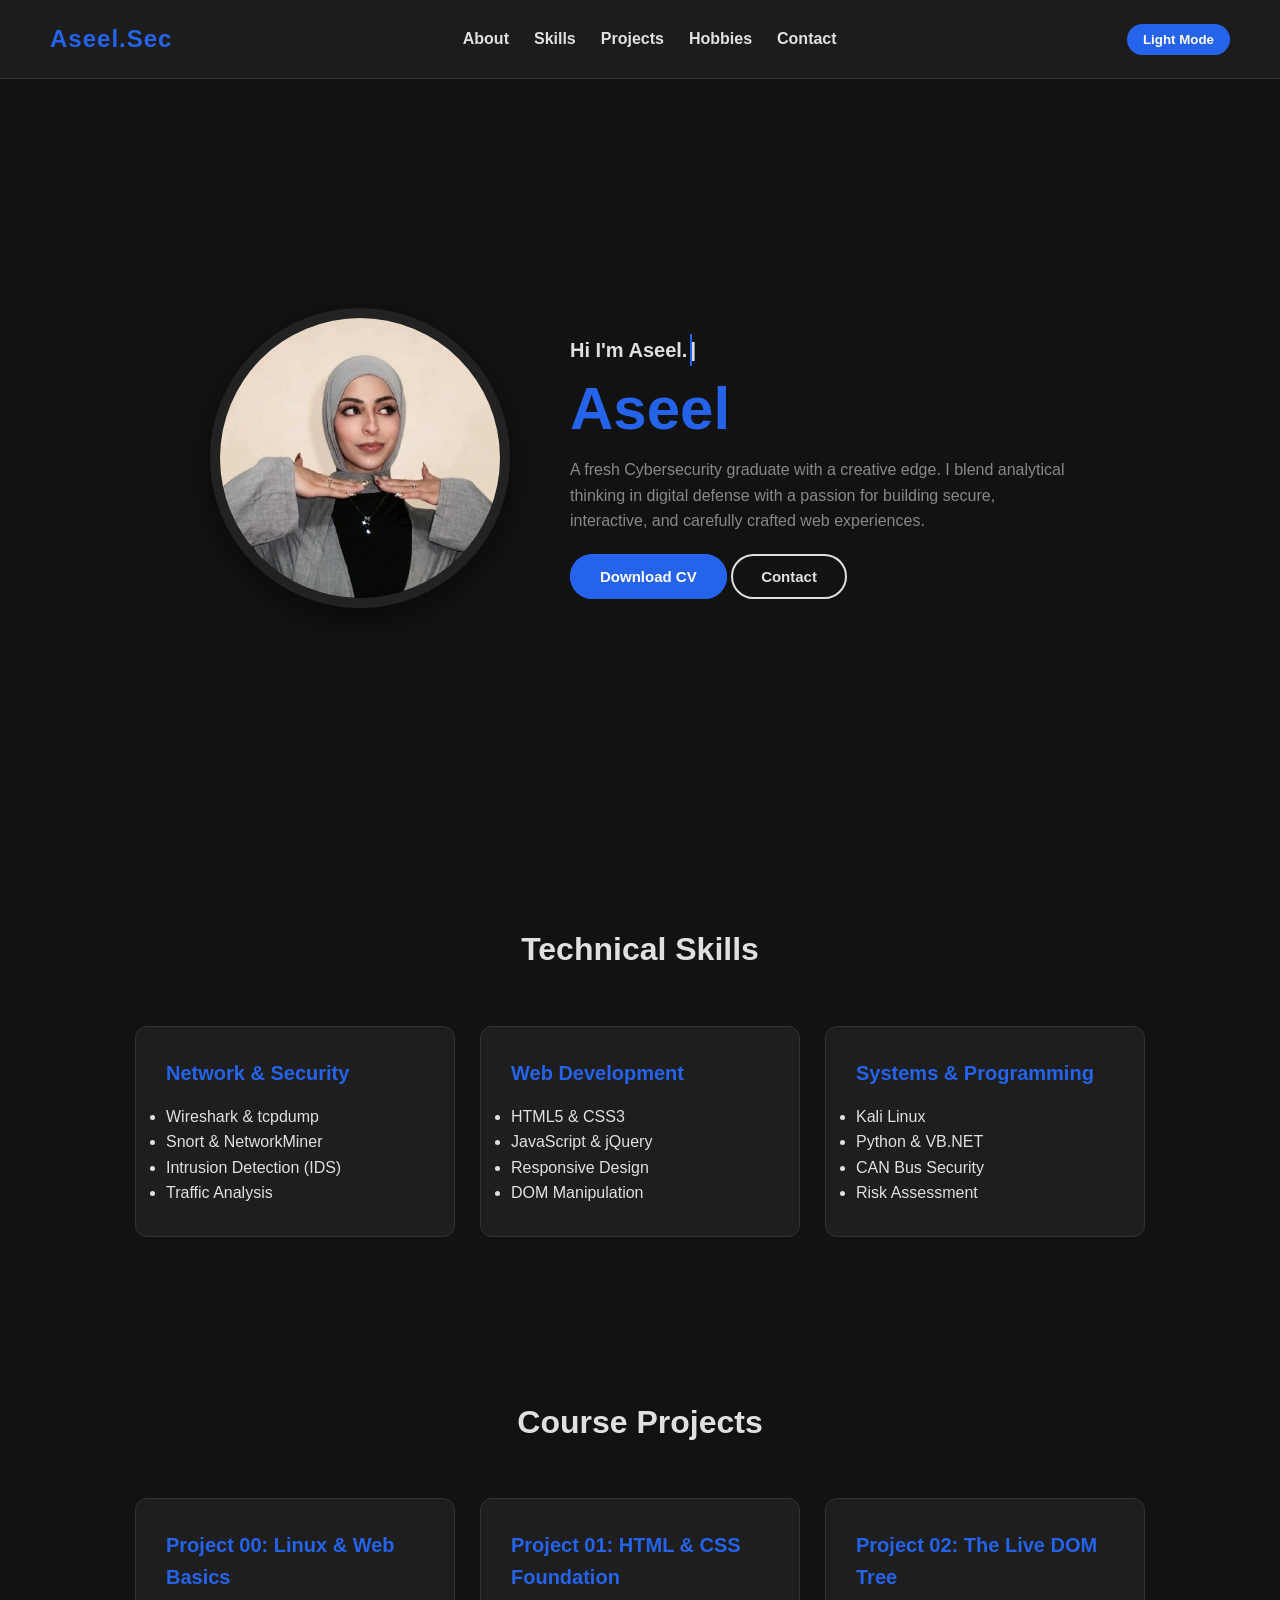
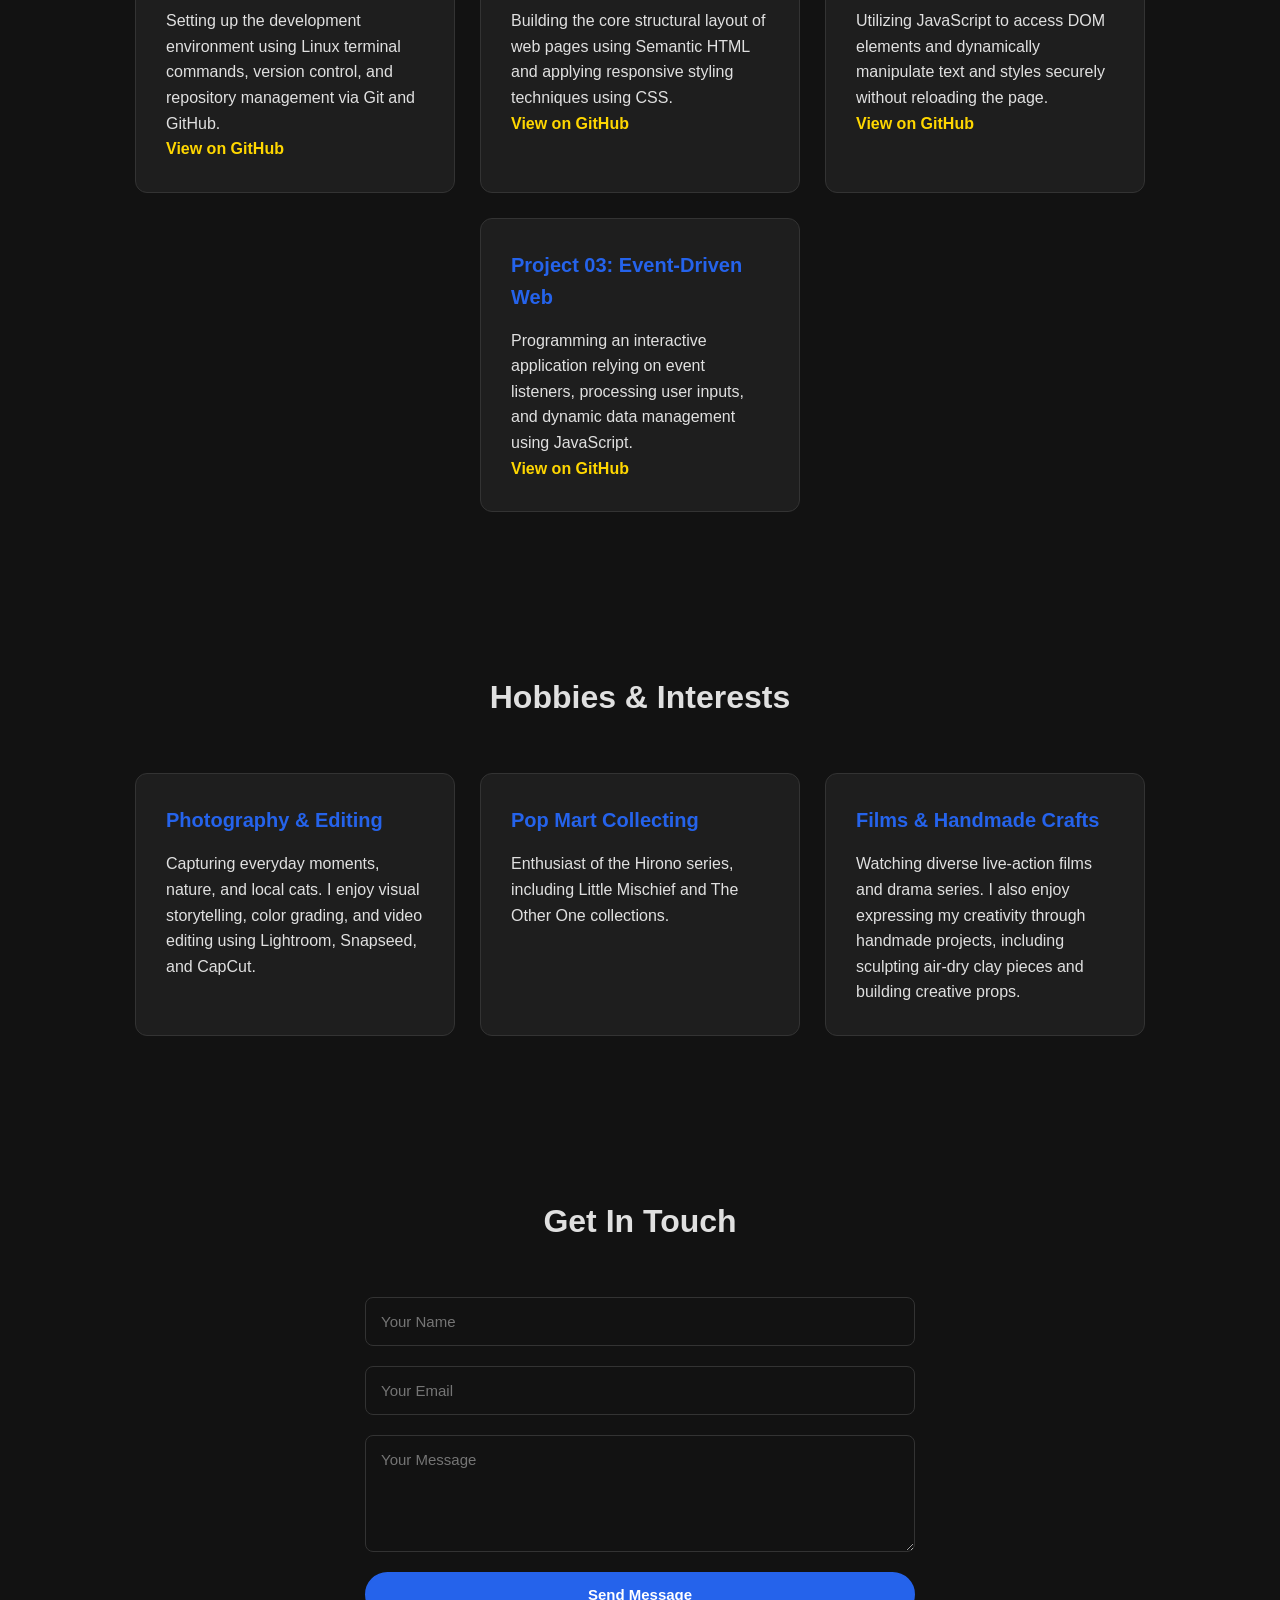
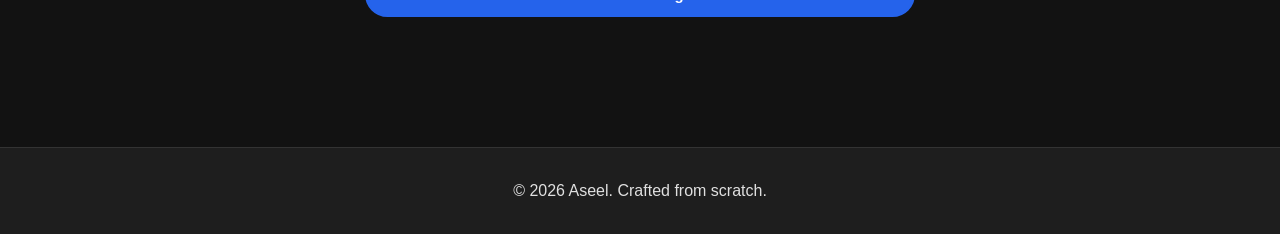
<file: Personal Portfolio/index.html>
<!DOCTYPE html>
<html lang="en">
<head>
    <meta charset="UTF-8">
    <meta name="viewport" content="width=device-width, initial-scale=1.0">
    <title>Aseel | Cybersecurity Portfolio</title>
    <link rel="stylesheet" href="style.css">
    <script src="script.js" defer></script>
</head>
<body class="dark-theme">

    <header>
        <nav class="navbar">
            <div class="logo">Aseel.Sec</div>
            <ul class="nav-links">
                <li><a href="#about">About</a></li>
                <li><a href="#skills">Skills</a></li>
                <li><a href="#projects">Projects</a></li>
                <li><a href="#hobbies">Hobbies</a></li>
                <li><a href="#contact">Contact</a></li>
            </ul>
            <button id="theme-toggle" class="btn-theme">Light Mode</button>
        </nav>
    </header>

    <main>
        <section id="about" class="hero-section">
            <div class="hero-image">
                <img src="assets/profile.jpg" alt="Aseel Profile">
            </div>
            <div class="hero-text">
                <p class="greeting">Hi I'm <span id="typing-text"></span><span class="cursor">|</span></p>
                <h1>Aseel</h1>
<p class="description">A fresh Cybersecurity graduate with a creative edge. I blend analytical thinking in digital defense with a passion for building secure, interactive, and carefully crafted web experiences.</p><a href="assets/cv.pdf" target="_blank" download="Aseel_CyberSecurity_CV.pdf" class="btn-primary">Download CV</a>                    <a href="#contact" class="btn-secondary">Contact</a>
                </div>
            </div>
        </section>

        <section id="skills" class="section">
    <h2>Technical Skills</h2>
    <div class="grid-container">
        <div class="card">
            <h3>Network & Security</h3>
            <ul class="skills-list">
                <li>Wireshark & tcpdump</li>
                <li>Snort & NetworkMiner</li>
                <li>Intrusion Detection (IDS)</li>
                <li>Traffic Analysis</li>
            </ul>
        </div>
        <div class="card">
            <h3>Web Development</h3>
            <ul class="skills-list">
                <li>HTML5 & CSS3</li>
                <li>JavaScript & jQuery</li>
                <li>Responsive Design</li>
                <li>DOM Manipulation</li>
            </ul>
        </div>
        <div class="card">
            <h3>Systems & Programming</h3>
            <ul class="skills-list">
                <li>Kali Linux</li>
                <li>Python & VB.NET</li>
                <li>CAN Bus Security</li>
                <li>Risk Assessment</li>
            </ul>
        </div>
    </div>
</section>

        <section id="projects" class="section">
            <h2>Course Projects</h2>
            <div class="grid-container">
                <div class="card">
                    <h3>Project 00: Linux & Web Basics</h3>
                    <p>Setting up the development environment using Linux terminal commands, version control, and repository management via Git and GitHub.</p>
                    <a href="https://github.com/aseelsuliman04-alt/discovery-web-piscine" target="_blank" class="btn-github">View on GitHub</a>
                </div>
                <div class="card">
                    <h3>Project 01: HTML & CSS Foundation</h3>
                    <p>Building the core structural layout of web pages using Semantic HTML and applying responsive styling techniques using CSS.</p>
                    <a href="https://github.com/aseelsuliman04-alt/project-01-HTML" target="_blank" class="btn-github">View on GitHub</a>
                </div>
                <div class="card">
                    <h3>Project 02: The Live DOM Tree</h3>
                    <p>Utilizing JavaScript to access DOM elements and dynamically manipulate text and styles securely without reloading the page.</p>
                    <a href="https://github.com/aseelsuliman04-alt/Project-02-CSS" target="_blank" class="btn-github">View on GitHub</a>
                </div>
                <div class="card">
                    <h3>Project 03: Event-Driven Web</h3>
                    <p>Programming an interactive application relying on event listeners, processing user inputs, and dynamic data management using JavaScript.</p>
                    <a href="https://github.com/aseelsuliman04-alt/project-03-JS" target="_blank" class="btn-github">View on GitHub</a>
                </div>
            </div>
        </section>

        <section id="hobbies" class="section">
            <h2>Hobbies & Interests</h2>
            <div class="grid-container">
                <div class="card">
                    <h3>Photography & Editing</h3>
                    <p>Capturing everyday moments, nature, and local cats. I enjoy visual storytelling, color grading, and video editing using Lightroom, Snapseed, and CapCut.</p>
                </div>
                <div class="card">
                    <h3>Pop Mart Collecting</h3>
                    <p>Enthusiast of the Hirono series, including Little Mischief and The Other One collections.</p>
                </div>
                <div class="card">
                    <h3>Films & Handmade Crafts</h3>
                    <p>Watching diverse live-action films and drama series. I also enjoy expressing my creativity through handmade projects, including sculpting air-dry clay pieces and building creative props.</p>
                </div>
            </div>
        </section>

        <section id="contact" class="section">
            <h2>Get In Touch</h2>
            <form class="contact-form">
                <input type="text" placeholder="Your Name" required>
                <input type="email" placeholder="Your Email" required>
                <textarea placeholder="Your Message" rows="5" required></textarea>
                <button type="submit" class="btn-primary form-btn">Send Message</button>
            </form>
        </section>
    </main>

    <footer>
        <p>&copy; 2026 Aseel. Crafted from scratch.</p>
    </footer>

</body>
</html>
</file>
<file: Personal Portfolio/style.css>
* {
    margin: 0;
    padding: 0;
    box-sizing: border-box;
}

:root {
    --bg-color: #121212;
    --text-color: #e0e0e0;
    --primary-color: #2563eb;
    --card-bg: #1e1e1e;
    --border-color: #333;
    --nav-bg: rgba(30, 30, 30, 0.95);
}

.light-theme {
    --bg-color: #f8f9fa;
    --text-color: #212529;
    --primary-color: #1d4ed8;
    --card-bg: #ffffff;
    --border-color: #dee2e6;
    --nav-bg: rgba(255, 255, 255, 0.95);
}

body {
    background-color: var(--bg-color);
    color: var(--text-color);
    font-family: 'Segoe UI', Tahoma, Geneva, Verdana, sans-serif;
    transition: background-color 0.3s ease, color 0.3s ease;
    line-height: 1.6;
}

.navbar {
    display: flex;
    justify-content: space-between;
    align-items: center;
    padding: 20px 50px;
    background-color: var(--nav-bg);
    border-bottom: 1px solid var(--border-color);
    position: sticky;
    top: 0;
    z-index: 1000;
}

.logo {
    font-size: 24px;
    font-weight: 800;
    color: var(--primary-color);
    letter-spacing: 1px;
}

.nav-links {
    display: flex;
    list-style: none;
    gap: 25px;
}

.nav-links a {
    text-decoration: none;
    color: var(--text-color);
    font-weight: 600;
    transition: color 0.3s;
}

.nav-links a:hover {
    color: var(--primary-color);
}

.btn-theme {
    background-color: var(--primary-color);
    color: #fff;
    border: none;
    padding: 8px 16px;
    border-radius: 20px;
    cursor: pointer;
    font-weight: bold;
}

.hero-section {
    display: flex;
    align-items: center;
    justify-content: center;
    gap: 60px;
    min-height: 85vh;
    padding: 40px 20px;
    max-width: 1100px;
    margin: 0 auto;
}

.hero-image img {
    width: 300px;
    height: 300px;
    border-radius: 50%;
    object-fit: cover;
    border: 10px solid #222;
    box-shadow: 0 10px 30px rgba(0, 0, 0, 0.5);
}

.light-theme .hero-image img {
    border-color: #e5e7eb;
    box-shadow: 0 10px 30px rgba(0, 0, 0, 0.1);
}

.hero-text {
    max-width: 500px;
    text-align: left;
}

.greeting {
    font-size: 20px;
    font-weight: 600;
    margin-bottom: 10px;
}

.hero-text h1 {
    font-size: 60px;
    color: var(--primary-color);
    margin-bottom: 15px;
    line-height: 1.1;
}

.description {
    font-size: 16px;
    color: #888;
    margin-bottom: 30px;
}

.light-theme .description {
    color: #555;
}

.hero-buttons {
    display: flex;
    gap: 15px;
}

.btn-primary, .btn-secondary {
    padding: 12px 28px;
    border-radius: 30px;
    font-size: 15px;
    font-weight: bold;
    cursor: pointer;
    text-decoration: none;
    transition: all 0.3s ease;
    text-align: center;
}

.btn-primary {
    background-color: var(--primary-color);
    color: #fff;
    border: 2px solid var(--primary-color);
}

.btn-primary:hover {
    background-color: transparent;
    color: var(--primary-color);
}

.btn-secondary {
    background-color: transparent;
    color: var(--text-color);
    border: 2px solid var(--text-color);
}

.btn-secondary:hover {
    background-color: var(--text-color);
    color: var(--bg-color);
}

.section {
    padding: 80px 20px;
    max-width: 1100px;
    margin: 0 auto;
}

.section h2 {
    text-align: center;
    font-size: 32px;
    color: var(--text-color);
    margin-bottom: 50px;
}

.grid-container {
    display: flex;
    flex-wrap: wrap;
    justify-content: center;
    gap: 25px;
}

.card {
    background-color: var(--card-bg);
    border: 1px solid var(--border-color);
    padding: 30px;
    border-radius: 12px;
    width: 320px;
    transition: transform 0.3s, border-color 0.3s;
}

.card:hover {
    transform: translateY(-8px);
    border-color: var(--primary-color);
}

.card h3 {
    color: var(--primary-color);
    margin-bottom: 15px;
    font-size: 20px;
}

.contact-form {
    display: flex;
    flex-direction: column;
    gap: 20px;
    max-width: 550px;
    margin: 0 auto;
}

.contact-form input, .contact-form textarea {
    padding: 15px;
    border: 1px solid var(--border-color);
    border-radius: 8px;
    background-color: var(--bg-color);
    color: var(--text-color);
    font-family: inherit;
    font-size: 15px;
}

.form-btn {
    width: 100%;
}

footer {
    text-align: center;
    padding: 30px;
    background-color: var(--card-bg);
    border-top: 1px solid var(--border-color);
    margin-top: 50px;
}

.cursor {
    display: inline-block;
    width: 2px;
    background-color: var(--primary-color);
    margin-left: 3px;
    animation: blink 0.8s infinite;
}

@keyframes blink {
    0%, 100% { opacity: 1; }
    50% { opacity: 0; }
}

@media (max-width: 850px) {
    .hero-section {
        flex-direction: column;
        text-align: center;
        gap: 30px;
    }
    
    .hero-text {
        text-align: center;
    }
    
    .hero-buttons {
        justify-content: center;
    }
    
    .navbar {
        flex-direction: column;
        gap: 15px;
        padding: 20px;
    }
    
    .nav-links {
        flex-wrap: wrap;
        justify-content: center;
    }
}

.star-effect {
    position: absolute;
    pointer-events: none;
    z-index: 9999;
    animation: fadeAndFly 0.8s linear forwards;
    transform: translate(-50%, -50%);
}

@keyframes fadeAndFly {
    0% {
        transform: translate(-50%, -50%) scale(1) rotate(0deg);
        opacity: 1;
    }
    100% {
        transform: translate(-50%, 50px) scale(0) rotate(180deg);
        opacity: 0;
    }
}

.card a {
    color: #ffd700;
    text-decoration: none;
    font-weight: bold;
}

.card a:visited {
    color: #ffd700;
}

.light-theme .card a {
    color: var(--primary-color);
}

.light-theme .card a:visited {
    color: var(--primary-color);
}
</file>
